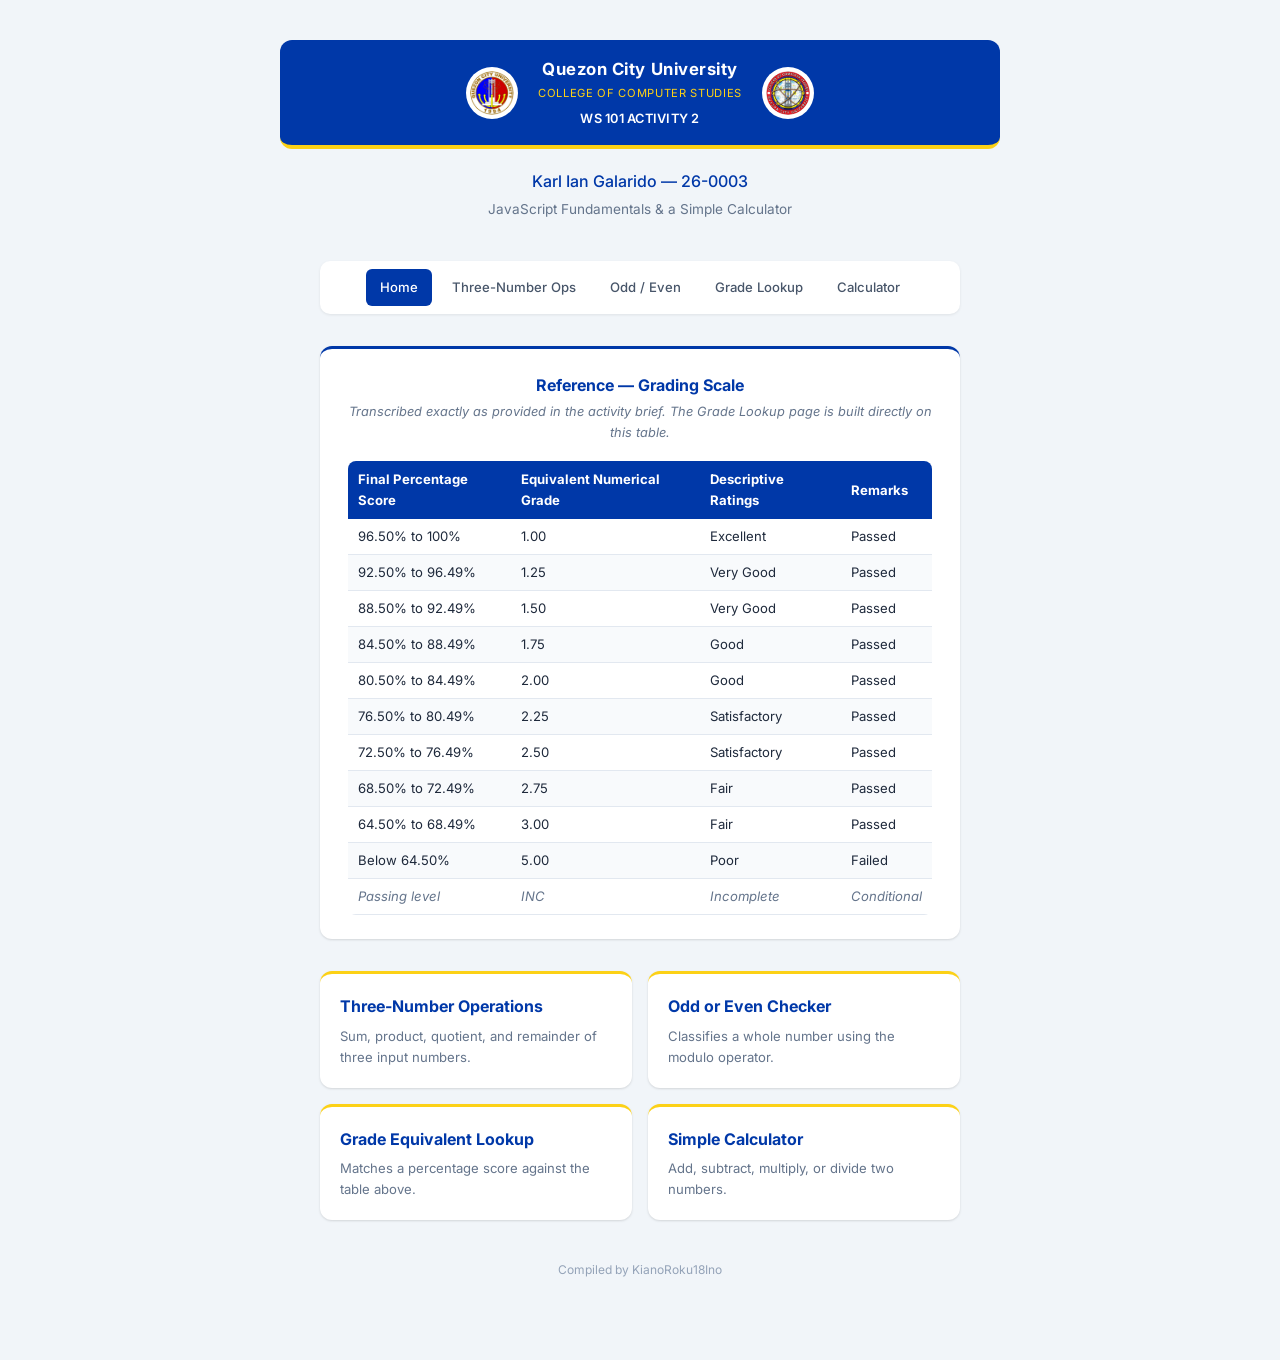
<file: index.html>
<!doctype html>
<!--
  index.html
  WS101 Activity 2 — JavaScript Fundamentals & a Simple Calculator.
  Karl Ian Ranay Galarido | BSIT-1D | Quezon City University

  This is my hub page, not a fifth task. My instructor clarified that
  items A, B, and C need to be separate files instead of sections on
  one page, so this file's actual job is just tying those four
  separate pages together — the reference table up top, then a link
  out to each task below it.

  I read this page top to bottom the same way it shows on screen:
  Letterhead -> my name -> nav -> reference table -> the four task links.
-->
<html lang="en">
<head>
  <meta charset="UTF-8">
  <!-- this line tells the browser to use the phone's real screen
     width instead of showing a zoomed-out desktop view first, same
     as I used on my portfolio page -->
  <meta name="viewport" content="width=device-width, initial-scale=1.0">
  <title>WS101 Activity 2 — Karl Ian Galarido</title>
  <meta name="description" content="Hub page for Karl Ian Galarido's WS101 Activity 2 — JavaScript fundamentals and a simple calculator, Quezon City University.">

  <link rel="preconnect" href="https://fonts.googleapis.com">
  <link href="https://fonts.googleapis.com/css2?family=Inter:wght@400;500;600&family=JetBrains+Mono:wght@400;500&display=swap" rel="stylesheet">

  <!-- linking my one shared stylesheet, same file every page on this
     site uses -->
  <link rel="stylesheet" href="260003GalaridoActivity2Style.css">
</head>
<body>

  <!-- ===== LETTERHEAD — my stand-in for the QCU letterhead at the
     top of the actual brief PDF: seal, university name, college,
     activity title, second seal. Same real seal image files I used
     on my portfolio, just used here to identify the document instead
     of me. ===== -->
  <header class="letterhead">
    <img src="assets/images/qcu-seal.webp" alt="Quezon City University seal">
    <div class="title">
      <h1>Quezon City University</h1>
      <p>College of Computer Studies</p>
      <p class="activity-name">WS 101 Activity 2</p>
    </div>
    <img src="assets/images/ccs-seal.jpg" alt="College of Computer Studies seal">
  </header>

  <!-- ===== PAGE HEADER — my name and student number, separate from
     the letterhead above since this part identifies me, not QCU ===== -->
  <header class="page-header">
    <h2>Karl Ian Galarido — 26-0003</h2>
    <p>JavaScript Fundamentals &amp; a Simple Calculator</p>
  </header>

  <!-- ===== SITE NAV — the same five links appear on every page; I
     mark whichever one matches the current file with class="current"
     by hand, since a plain static site has no way to detect that on
     its own. This page is Home, so that's the one marked here. ===== -->
  <nav class="site-nav" aria-label="Activity pages">
    <a href="index.html" class="current" aria-current="page">Home</a>
    <a href="260003GalaridoThreeNumberOps.html">Three-Number Ops</a>
    <a href="260003GalaridoOddEven.html">Odd / Even</a>
    <a href="260003GalaridoGradeEquivalent.html">Grade Lookup</a>
    <a href="260003GalaridoCalculator.html">Calculator</a>
  </nav>

  <main>

    <!-- ===== REFERENCE TABLE — the grading-scale table, typed in
       exactly as it appears in the activity brief. I put this up
       front on the hub page (not just on the Grade Lookup page)
       because I wanted it visible before anyone even opens a task,
       since it's the source everything in that one task is checked
       against. ===== -->
    <section class="reference-card" aria-labelledby="reference-heading">
      <h2 id="reference-heading">Reference — Grading Scale</h2>
      <p class="goal">Transcribed exactly as provided in the activity brief. The Grade Lookup page is built directly on this table.</p>

      <!-- I wrap the table in a scrolling div because I found out on
         my own phone that in portrait mode this table is wider than
         the screen — the div lets it scroll sideways inside its own
         card instead of spilling past the border. -->
      <div class="table-scroll">
        <!-- this IS a real table: score band, grade, rating, and
           remarks are genuinely four columns of the same data, which
           is exactly what <table> is for — same reasoning I used for
           my report-card tables on the portfolio page -->
        <table class="reference-table">
          <thead>
            <tr>
              <th>Final Percentage Score</th>
              <th>Equivalent Numerical Grade</th>
              <th>Descriptive Ratings</th>
              <th>Remarks</th>
            </tr>
          </thead>
          <tbody>
            <tr><td>96.50% to 100%</td><td>1.00</td><td>Excellent</td><td>Passed</td></tr>
            <tr><td>92.50% to 96.49%</td><td>1.25</td><td>Very Good</td><td>Passed</td></tr>
            <tr><td>88.50% to 92.49%</td><td>1.50</td><td>Very Good</td><td>Passed</td></tr>
            <tr><td>84.50% to 88.49%</td><td>1.75</td><td>Good</td><td>Passed</td></tr>
            <tr><td>80.50% to 84.49%</td><td>2.00</td><td>Good</td><td>Passed</td></tr>
            <tr><td>76.50% to 80.49%</td><td>2.25</td><td>Satisfactory</td><td>Passed</td></tr>
            <tr><td>72.50% to 76.49%</td><td>2.50</td><td>Satisfactory</td><td>Passed</td></tr>
            <tr><td>68.50% to 72.49%</td><td>2.75</td><td>Fair</td><td>Passed</td></tr>
            <tr><td>64.50% to 68.49%</td><td>3.00</td><td>Fair</td><td>Passed</td></tr>
            <tr><td>Below 64.50%</td><td>5.00</td><td>Poor</td><td>Failed</td></tr>
            <!-- this last row is a special case, not a percentage
               band — I left it in because the table should match the
               brief exactly, but it isn't reachable from my actual
               grade-lookup logic; I explain why on the Grade Lookup
               page itself -->
            <tr><td>Passing level</td><td>INC</td><td>Incomplete</td><td>Conditional</td></tr>
          </tbody>
        </table>
      </div>
    </section>

    <!-- ===== TASK LINKS — one card per separate page, since that's
       how the instructor wants A/B/C (and the calculator) submitted
       now. Each card is one big <a>, not a heading with a link inside
       it, so the whole card is clickable instead of just the title
       text. ===== -->
    <div class="link-grid">
      <a class="link-card" href="260003GalaridoThreeNumberOps.html">
        <h3>Three-Number Operations</h3>
        <p>Sum, product, quotient, and remainder of three input numbers.</p>
      </a>
      <a class="link-card" href="260003GalaridoOddEven.html">
        <h3>Odd or Even Checker</h3>
        <p>Classifies a whole number using the modulo operator.</p>
      </a>
      <a class="link-card" href="260003GalaridoGradeEquivalent.html">
        <h3>Grade Equivalent Lookup</h3>
        <p>Matches a percentage score against the table above.</p>
      </a>
      <a class="link-card" href="260003GalaridoCalculator.html">
        <h3>Simple Calculator</h3>
        <p>Add, subtract, multiply, or divide two numbers.</p>
      </a>
    </div>

  </main>

  <footer>Compiled by KianoRoku18Ino</footer>

</body>
</html>
</file>
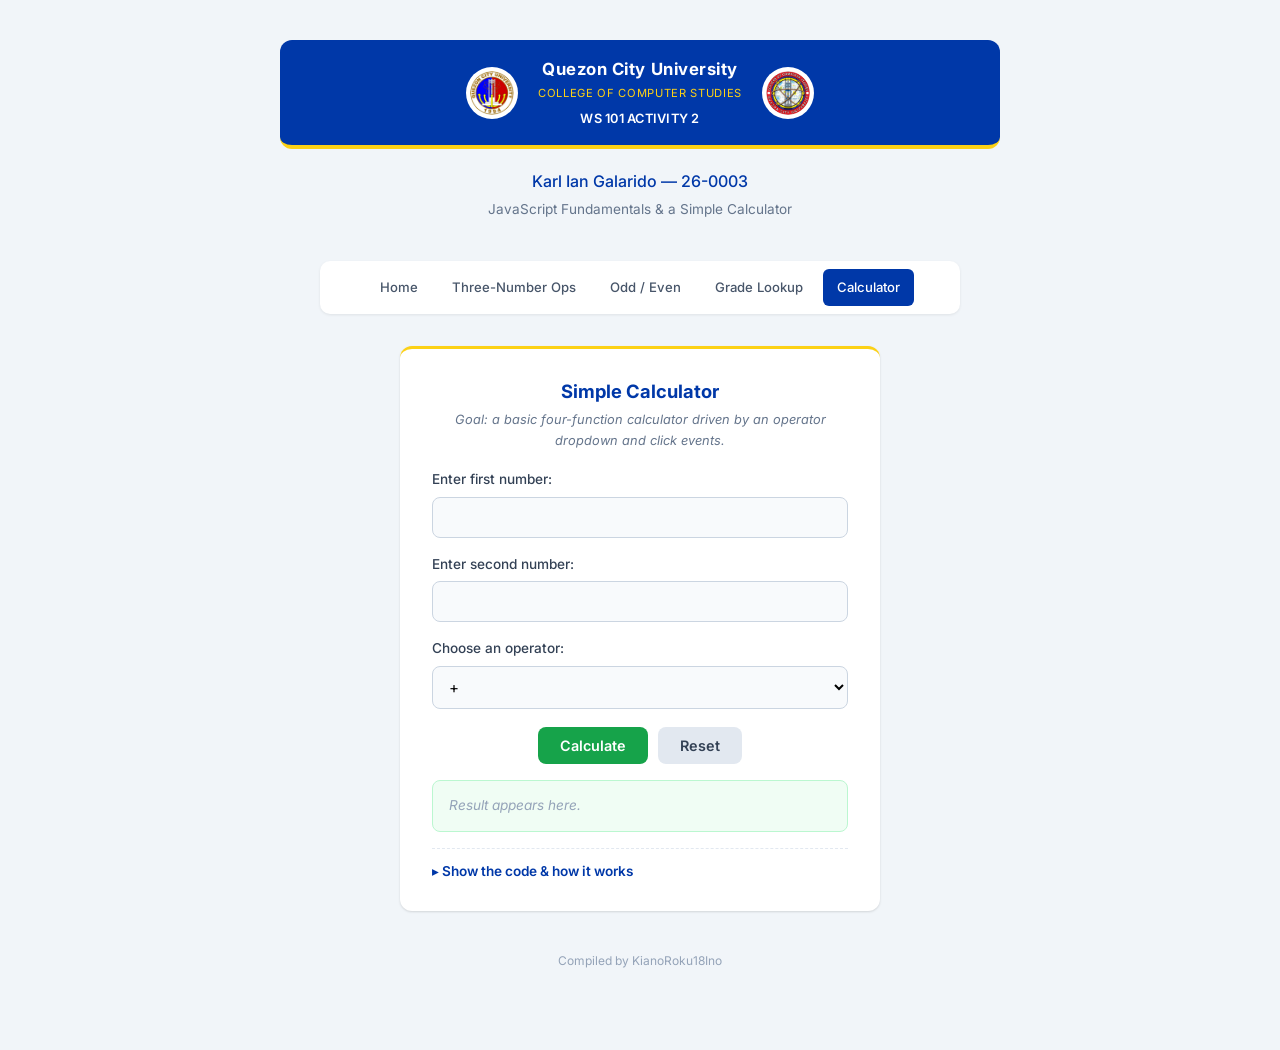
<file: 260003GalaridoCalculator.html>
<!doctype html>
<!--
  260003GalaridoCalculator.html
  WS101 Activity 2, Item 2 — Simple Calculator.
  Karl Ian Ranay Galarido | BSIT-1D | Quezon City University

  Item 2 of the activity — the brief showed an actual mockup for this
  one (first number, second number, operator dropdown, Calculate and
  Reset), so I matched that layout directly instead of designing my
  own from scratch. Logic is in 260003GalaridoCalculator.js.
-->
<html lang="en">
<head>
  <meta charset="UTF-8">
  <meta name="viewport" content="width=device-width, initial-scale=1.0">
  <title>Simple Calculator — WS101 Activity 2</title>
  <meta name="description" content="A basic four-function calculator — WS101 Activity 2, Item 2.">

  <link rel="preconnect" href="https://fonts.googleapis.com">
  <link href="https://fonts.googleapis.com/css2?family=Inter:wght@400;500;600&family=JetBrains+Mono:wght@400;500&display=swap" rel="stylesheet">

  <link rel="stylesheet" href="260003GalaridoActivity2Style.css">
</head>
<body>

  <header class="letterhead">
    <img src="assets/images/qcu-seal.webp" alt="Quezon City University seal">
    <div class="title">
      <h1>Quezon City University</h1>
      <p>College of Computer Studies</p>
      <p class="activity-name">WS 101 Activity 2</p>
    </div>
    <img src="assets/images/ccs-seal.jpg" alt="College of Computer Studies seal">
  </header>

  <header class="page-header">
    <h2>Karl Ian Galarido — 26-0003</h2>
    <p>JavaScript Fundamentals &amp; a Simple Calculator</p>
  </header>

  <nav class="site-nav" aria-label="Activity pages">
    <a href="index.html">Home</a>
    <a href="260003GalaridoThreeNumberOps.html">Three-Number Ops</a>
    <a href="260003GalaridoOddEven.html">Odd / Even</a>
    <a href="260003GalaridoGradeEquivalent.html">Grade Lookup</a>
    <a href="260003GalaridoCalculator.html" class="current" aria-current="page">Calculator</a>
  </nav>

  <main>
    <section class="task-card" aria-labelledby="calc-heading">
      <h2 id="calc-heading">Simple Calculator</h2>
      <p class="goal">Goal: a basic four-function calculator driven by an operator dropdown and click events.</p>

      <div class="field">
        <label for="calcFirst">Enter first number:</label>
        <input type="number" id="calcFirst" step="any">
      </div>
      <div class="field">
        <label for="calcSecond">Enter second number:</label>
        <input type="number" id="calcSecond" step="any">
      </div>
      <div class="field">
        <!-- each option's value is the literal operator symbol my JS
           reads directly — I don't need a separate lookup table just
           to turn a menu choice into an operator -->
        <label for="calcOperator">Choose an operator:</label>
        <select id="calcOperator">
          <option value="+">+</option>
          <option value="-">−</option>
          <option value="*">×</option>
          <option value="/">÷</option>
        </select>
      </div>

      <div class="btn-row">
        <button type="button" class="btn-primary" id="calcBtn">Calculate</button>
        <button type="button" class="btn-secondary" id="resetBtn">Reset</button>
      </div>

      <div class="result" id="calcResult" aria-live="polite"></div>

      <details class="how-it-works">
        <summary>Show the code &amp; how it works</summary>
        <p class="logic-note">
          The dropdown's value is the operator symbol itself, so a single
          <code>switch</code> statement picks the matching branch — no if/else chain
          needed. Division checks for zero first, since that's the one case with no
          numeric answer.
        </p>
        <pre class="codeblock">function calculate(first, second, operator) {
  switch (operator) {
    case "+": return first + second;
    case "-": return first - second;
    case "*": return first * second;
    case "/":
      if (second === 0) return "Undefined (division by zero)";
      return first / second;
  }
}</pre>
      </details>
    </section>
  </main>

  <footer>Compiled by KianoRoku18Ino</footer>

  <script src="260003GalaridoCalculator.js"></script>
</body>
</html>
</file>
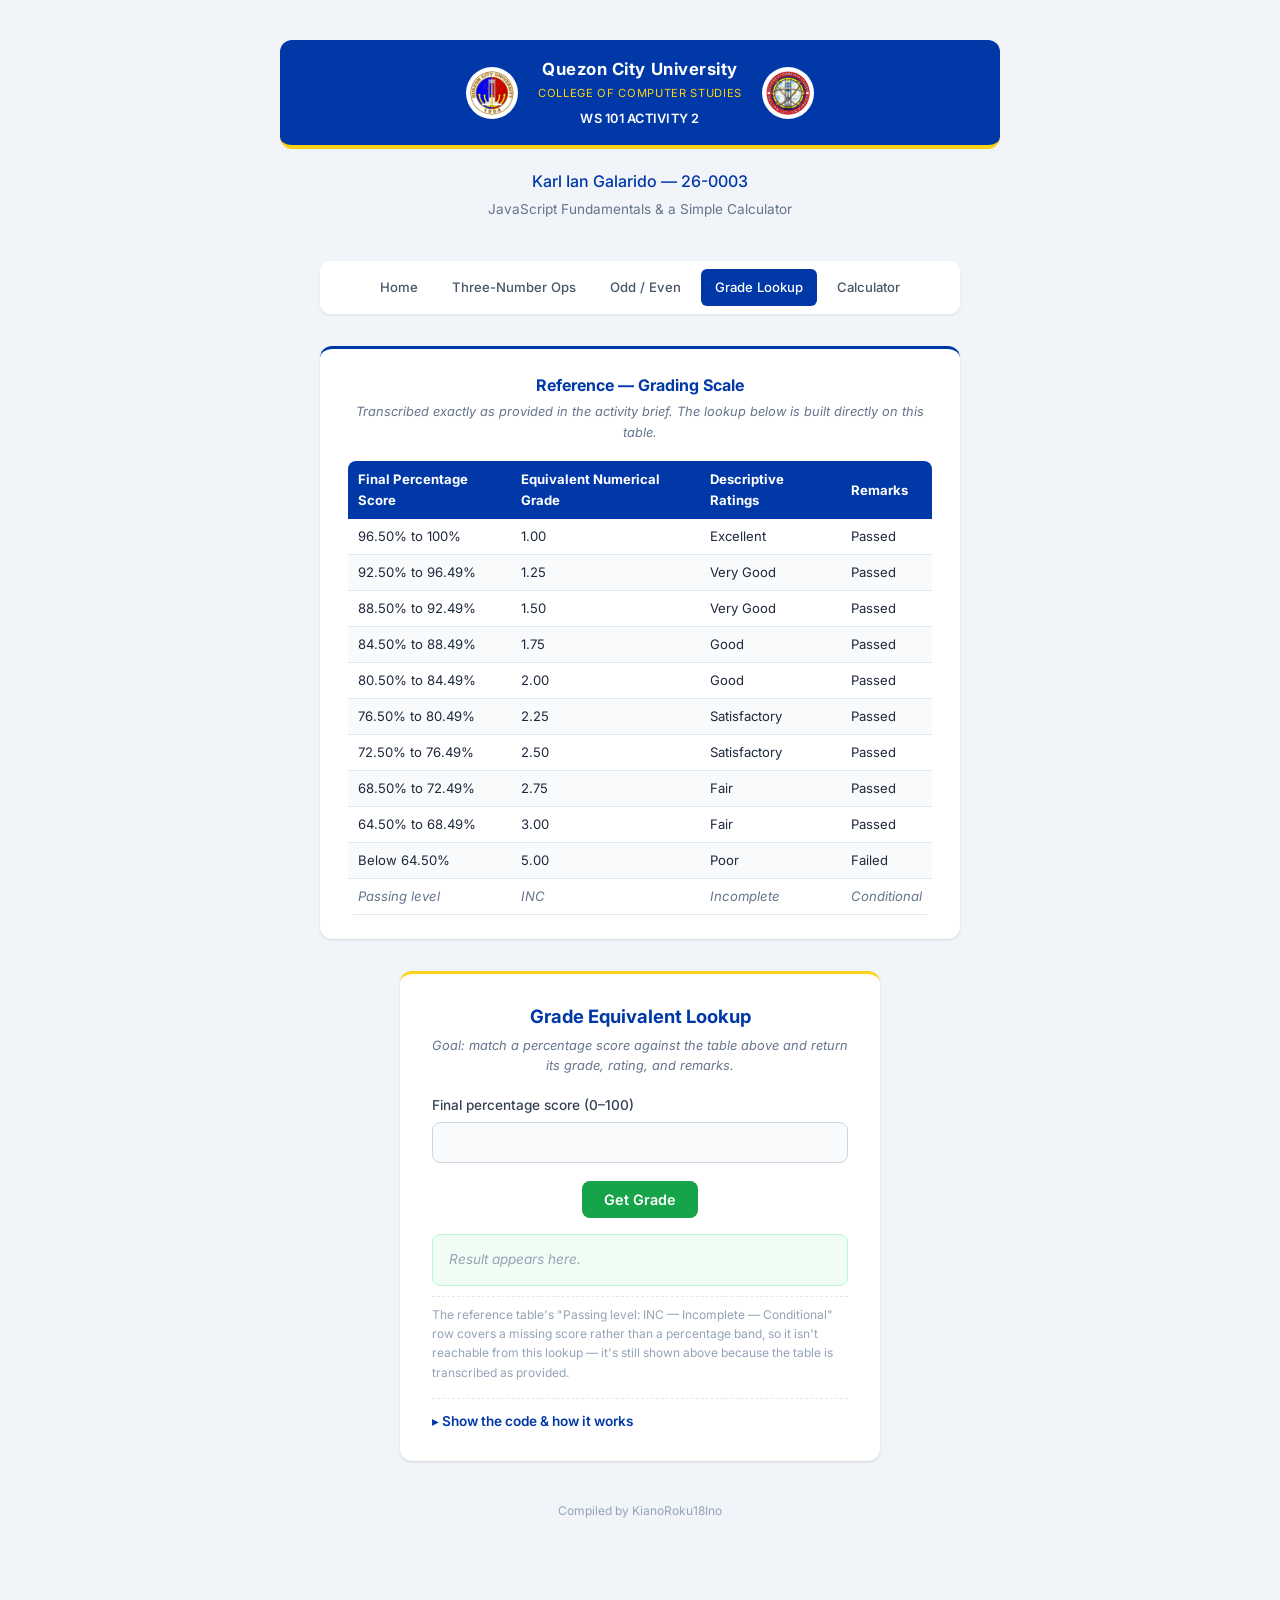
<file: 260003GalaridoGradeEquivalent.html>
<!doctype html>
<!--
  260003GalaridoGradeEquivalent.html
  WS101 Activity 2, Item C — Grade Equivalent Lookup.
  Karl Ian Ranay Galarido | BSIT-1D | Quezon City University

  Item C of the activity. This is the one page that actually needs the
  grading-scale table to make sense, so I kept a copy of it here too,
  not just on the hub page. Lookup logic is in
  260003GalaridoGradeEquivalent.js.
-->
<html lang="en">
<head>
  <meta charset="UTF-8">
  <meta name="viewport" content="width=device-width, initial-scale=1.0">
  <title>Grade Equivalent Lookup — WS101 Activity 2</title>
  <meta name="description" content="Looks up numerical grade, rating, and remarks for a percentage score — WS101 Activity 2, Item C.">

  <link rel="preconnect" href="https://fonts.googleapis.com">
  <link href="https://fonts.googleapis.com/css2?family=Inter:wght@400;500;600&family=JetBrains+Mono:wght@400;500&display=swap" rel="stylesheet">

  <link rel="stylesheet" href="260003GalaridoActivity2Style.css">
</head>
<body>

  <header class="letterhead">
    <img src="assets/images/qcu-seal.webp" alt="Quezon City University seal">
    <div class="title">
      <h1>Quezon City University</h1>
      <p>College of Computer Studies</p>
      <p class="activity-name">WS 101 Activity 2</p>
    </div>
    <img src="assets/images/ccs-seal.jpg" alt="College of Computer Studies seal">
  </header>

  <header class="page-header">
    <h2>Karl Ian Galarido — 26-0003</h2>
    <p>JavaScript Fundamentals &amp; a Simple Calculator</p>
  </header>

  <nav class="site-nav" aria-label="Activity pages">
    <a href="index.html">Home</a>
    <a href="260003GalaridoThreeNumberOps.html">Three-Number Ops</a>
    <a href="260003GalaridoOddEven.html">Odd / Even</a>
    <a href="260003GalaridoGradeEquivalent.html" class="current" aria-current="page">Grade Lookup</a>
    <a href="260003GalaridoCalculator.html">Calculator</a>
  </nav>

  <main>

    <!-- same reference table as my hub page, typed in the same way —
       I duplicated it here on purpose instead of only linking back to
       Home, since this is the one page where it's actually doing
       work, not just sitting there for context -->
    <section class="reference-card" aria-labelledby="reference-heading">
      <h2 id="reference-heading">Reference — Grading Scale</h2>
      <p class="goal">Transcribed exactly as provided in the activity brief. The lookup below is built directly on this table.</p>

      <div class="table-scroll">
        <table class="reference-table">
          <thead>
            <tr>
              <th>Final Percentage Score</th>
              <th>Equivalent Numerical Grade</th>
              <th>Descriptive Ratings</th>
              <th>Remarks</th>
            </tr>
          </thead>
          <tbody>
            <tr><td>96.50% to 100%</td><td>1.00</td><td>Excellent</td><td>Passed</td></tr>
            <tr><td>92.50% to 96.49%</td><td>1.25</td><td>Very Good</td><td>Passed</td></tr>
            <tr><td>88.50% to 92.49%</td><td>1.50</td><td>Very Good</td><td>Passed</td></tr>
            <tr><td>84.50% to 88.49%</td><td>1.75</td><td>Good</td><td>Passed</td></tr>
            <tr><td>80.50% to 84.49%</td><td>2.00</td><td>Good</td><td>Passed</td></tr>
            <tr><td>76.50% to 80.49%</td><td>2.25</td><td>Satisfactory</td><td>Passed</td></tr>
            <tr><td>72.50% to 76.49%</td><td>2.50</td><td>Satisfactory</td><td>Passed</td></tr>
            <tr><td>68.50% to 72.49%</td><td>2.75</td><td>Fair</td><td>Passed</td></tr>
            <tr><td>64.50% to 68.49%</td><td>3.00</td><td>Fair</td><td>Passed</td></tr>
            <tr><td>Below 64.50%</td><td>5.00</td><td>Poor</td><td>Failed</td></tr>
            <tr><td>Passing level</td><td>INC</td><td>Incomplete</td><td>Conditional</td></tr>
          </tbody>
        </table>
      </div>
    </section>

    <section class="task-card" aria-labelledby="grade-heading">
      <h2 id="grade-heading">Grade Equivalent Lookup</h2>
      <p class="goal">Goal: match a percentage score against the table above and return its grade, rating, and remarks.</p>

      <!-- min/max keep the number spinner between 0 and 100, but I
         still check the range myself in JS since a typed value can
         ignore those attributes entirely -->
      <div class="field">
        <label for="gradeInput">Final percentage score (0–100)</label>
        <input type="number" id="gradeInput" min="0" max="100" step="0.01">
      </div>

      <div class="btn-row">
        <button type="button" class="btn-primary" id="gradeBtn">Get Grade</button>
      </div>

      <div class="result" id="gradeResult" aria-live="polite"></div>

      <!-- I noticed the brief's table has an "INC" row that isn't a
         percentage range at all — it's for a missing score. My lookup
         can't reach it from a number input, so instead of quietly
         dropping it I'm explaining that choice here -->
      <p class="assumption">
        The reference table's "Passing level: INC — Incomplete — Conditional" row covers
        a missing score rather than a percentage band, so it isn't reachable from this
        lookup — it's still shown above because the table is transcribed as provided.
      </p>

      <details class="how-it-works">
        <summary>Show the code &amp; how it works</summary>
        <p class="logic-note">
          The table above lives in code as an array, ordered highest score-band first.
          <code>Array.find()</code> walks it top to bottom and stops at the first row
          the score still qualifies for — since the array is sorted, that's always the
          correct band.
        </p>
        <pre class="codeblock">const GRADE_TABLE = [
  { min: 96.50, grade: 1.00, rating: "Excellent", remarks: "Passed" },
  { min: 92.50, grade: 1.25, rating: "Very Good", remarks: "Passed" },
  // ...the rest of the table, same order as above...
  { min: -Infinity, grade: 5.00, rating: "Poor", remarks: "Failed" },
];

function getGradeEquivalent(score) {
  return GRADE_TABLE.find((row) => score >= row.min);
}</pre>
      </details>
    </section>

  </main>

  <footer>Compiled by KianoRoku18Ino</footer>

  <script src="260003GalaridoGradeEquivalent.js"></script>
</body>
</html>
</file>
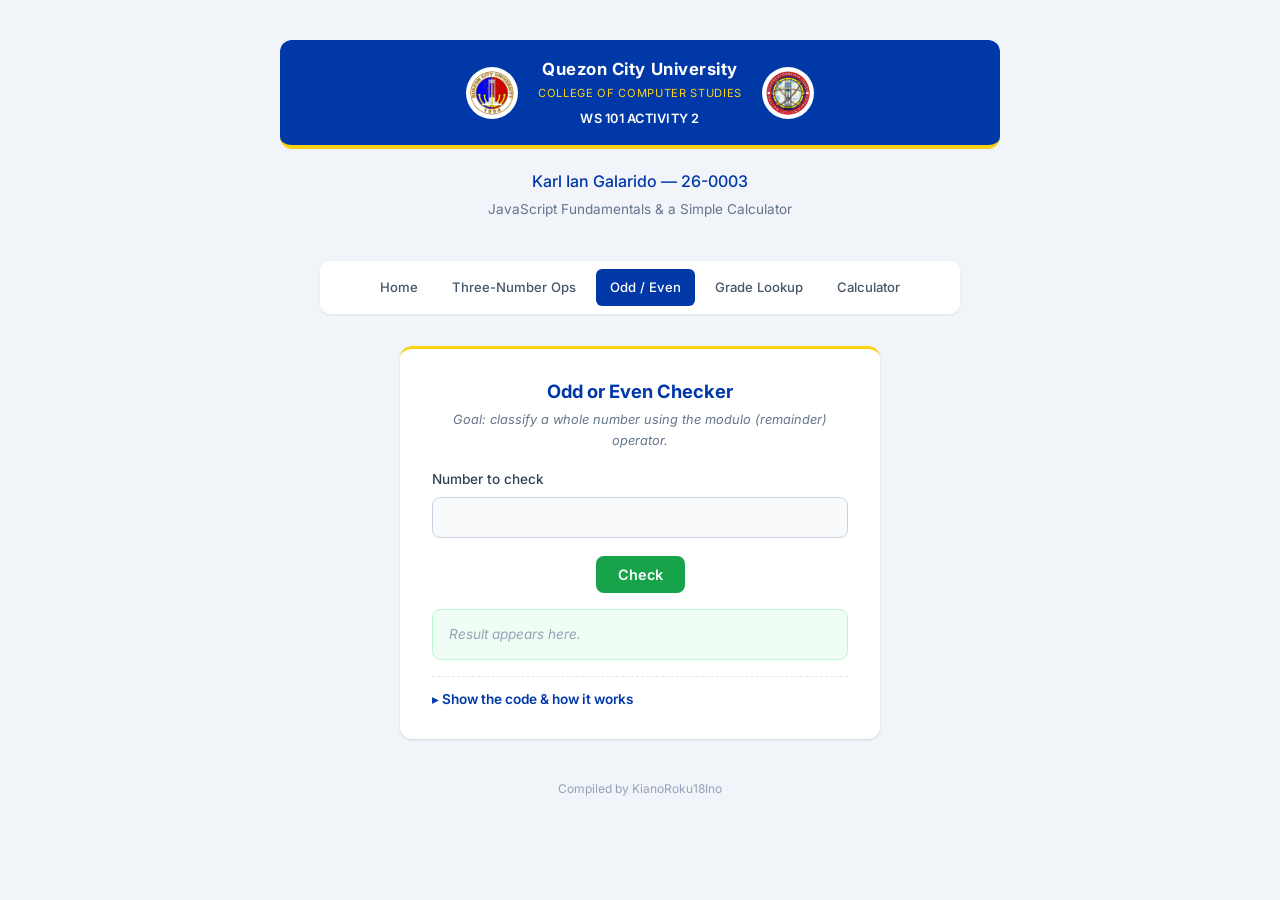
<file: 260003GalaridoOddEven.html>
<!doctype html>
<!--
  260003GalaridoOddEven.html
  WS101 Activity 2, Item B — Odd or Even Checker.
  Karl Ian Ranay Galarido | BSIT-1D | Quezon City University

  The smallest of my four pages — one input, one check. Item B of the
  activity, its own file for the same reason as the others. Logic is
  in 260003GalaridoOddEven.js.
-->
<html lang="en">
<head>
  <meta charset="UTF-8">
  <meta name="viewport" content="width=device-width, initial-scale=1.0">
  <title>Odd or Even Checker — WS101 Activity 2</title>
  <meta name="description" content="Checks whether an input integer is odd or even — WS101 Activity 2, Item B.">

  <link rel="preconnect" href="https://fonts.googleapis.com">
  <link href="https://fonts.googleapis.com/css2?family=Inter:wght@400;500;600&family=JetBrains+Mono:wght@400;500&display=swap" rel="stylesheet">

  <link rel="stylesheet" href="260003GalaridoActivity2Style.css">
</head>
<body>

  <header class="letterhead">
    <img src="assets/images/qcu-seal.webp" alt="Quezon City University seal">
    <div class="title">
      <h1>Quezon City University</h1>
      <p>College of Computer Studies</p>
      <p class="activity-name">WS 101 Activity 2</p>
    </div>
    <img src="assets/images/ccs-seal.jpg" alt="College of Computer Studies seal">
  </header>

  <header class="page-header">
    <h2>Karl Ian Galarido — 26-0003</h2>
    <p>JavaScript Fundamentals &amp; a Simple Calculator</p>
  </header>

  <nav class="site-nav" aria-label="Activity pages">
    <a href="index.html">Home</a>
    <a href="260003GalaridoThreeNumberOps.html">Three-Number Ops</a>
    <a href="260003GalaridoOddEven.html" class="current" aria-current="page">Odd / Even</a>
    <a href="260003GalaridoGradeEquivalent.html">Grade Lookup</a>
    <a href="260003GalaridoCalculator.html">Calculator</a>
  </nav>

  <main>
    <section class="task-card" aria-labelledby="oddeven-heading">
      <h2 id="oddeven-heading">Odd or Even Checker</h2>
      <p class="goal">Goal: classify a whole number using the modulo (remainder) operator.</p>

      <!-- step="1" restricts the number spinner to whole numbers —
         doesn't stop someone from typing a decimal manually, so my JS
         still checks for that itself before answering -->
      <div class="field">
        <label for="oddEvenInput">Number to check</label>
        <input type="number" id="oddEvenInput" step="1">
      </div>

      <div class="btn-row">
        <button type="button" class="btn-primary" id="oddEvenBtn">Check</button>
      </div>

      <div class="result" id="oddEvenResult" aria-live="polite"></div>

      <details class="how-it-works">
        <summary>Show the code &amp; how it works</summary>
        <p class="logic-note">
          Dividing any even number by 2 leaves no remainder; any odd number leaves a
          remainder of 1 (or −1). Checking that remainder is the entire test.
        </p>
        <pre class="codeblock">function isEvenNumber(n) {
  return n % 2 === 0;
}</pre>
      </details>
    </section>
  </main>

  <footer>Compiled by KianoRoku18Ino</footer>

  <script src="260003GalaridoOddEven.js"></script>
</body>
</html>
</file>
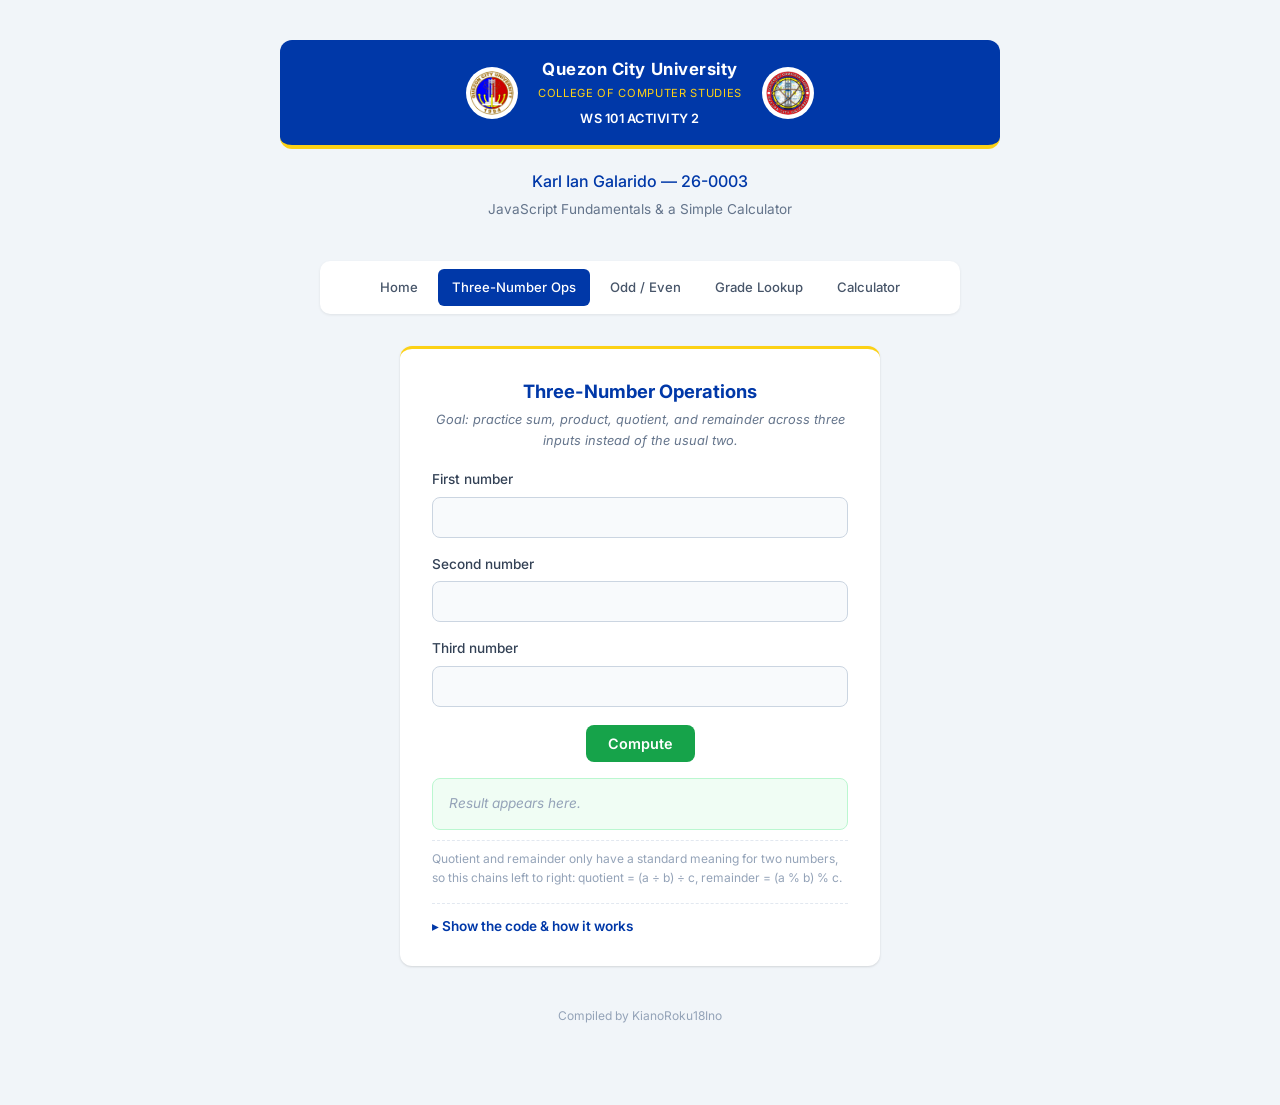
<file: 260003GalaridoThreeNumberOps.html>
<!doctype html>
<!--
  260003GalaridoThreeNumberOps.html
  WS101 Activity 2, Item A — Sum, Product, Quotient, Remainder.
  Karl Ian Ranay Galarido | BSIT-1D | Quezon City University

  This page only does one thing: take three numbers and run four
  operations across them. It's item A of the activity, now its own
  file since the instructor asked for A/B/C separately instead of on
  one page. The actual math lives in 260003GalaridoThreeNumberOps.js,
  linked at the bottom — nothing here is inline.
-->
<html lang="en">
<head>
  <meta charset="UTF-8">
  <meta name="viewport" content="width=device-width, initial-scale=1.0">
  <title>Three-Number Operations — WS101 Activity 2</title>
  <meta name="description" content="Sum, product, quotient, and remainder of three input numbers — WS101 Activity 2, Item A.">

  <link rel="preconnect" href="https://fonts.googleapis.com">
  <link href="https://fonts.googleapis.com/css2?family=Inter:wght@400;500;600&family=JetBrains+Mono:wght@400;500&display=swap" rel="stylesheet">

  <link rel="stylesheet" href="260003GalaridoActivity2Style.css">
</head>
<body>

  <header class="letterhead">
    <img src="assets/images/qcu-seal.webp" alt="Quezon City University seal">
    <div class="title">
      <h1>Quezon City University</h1>
      <p>College of Computer Studies</p>
      <p class="activity-name">WS 101 Activity 2</p>
    </div>
    <img src="assets/images/ccs-seal.jpg" alt="College of Computer Studies seal">
  </header>

  <header class="page-header">
    <h2>Karl Ian Galarido — 26-0003</h2>
    <p>JavaScript Fundamentals &amp; a Simple Calculator</p>
  </header>

  <!-- this is the Three-Number Ops page, so that's the link I mark
     current — same five links as every other page on this site -->
  <nav class="site-nav" aria-label="Activity pages">
    <a href="index.html">Home</a>
    <a href="260003GalaridoThreeNumberOps.html" class="current" aria-current="page">Three-Number Ops</a>
    <a href="260003GalaridoOddEven.html">Odd / Even</a>
    <a href="260003GalaridoGradeEquivalent.html">Grade Lookup</a>
    <a href="260003GalaridoCalculator.html">Calculator</a>
  </nav>

  <main>
    <section class="task-card" aria-labelledby="ops-heading">
      <h2 id="ops-heading">Three-Number Operations</h2>
      <p class="goal">Goal: practice sum, product, quotient, and remainder across three inputs instead of the usual two.</p>

      <!-- three plain number fields, one per input the brief asks for -->
      <div class="field">
        <label for="opsInputA">First number</label>
        <input type="number" id="opsInputA" step="any">
      </div>
      <div class="field">
        <label for="opsInputB">Second number</label>
        <input type="number" id="opsInputB" step="any">
      </div>
      <div class="field">
        <label for="opsInputC">Third number</label>
        <input type="number" id="opsInputC" step="any">
      </div>

      <div class="btn-row">
        <button type="button" class="btn-primary" id="opsBtn">Compute</button>
      </div>

      <!-- my JS writes the four results into this empty div — I kept
         it empty on purpose instead of hardcoding placeholder text
         here, since my CSS's :empty selector already shows a
         "Result appears here" message until then -->
      <div class="result" id="opsResult" aria-live="polite"></div>

      <!-- sum and product of three numbers are obvious, but quotient
         and remainder aren't — division only really means anything
         for TWO numbers, so I had to decide how to handle a third one
         myself and I'm stating that choice here instead of hiding it -->
      <p class="assumption">
        Quotient and remainder only have a standard meaning for two numbers, so this
        chains left to right: quotient = (a ÷ b) ÷ c, remainder = (a % b) % c.
      </p>

      <!-- closed by default — this is here so my instructor (or me,
         during defense) can see the actual function without leaving
         the page to open the .js file separately -->
      <details class="how-it-works">
        <summary>Show the code &amp; how it works</summary>
        <p class="logic-note">
          Reads the three numbers, then runs each operator across all three in turn.
          Sum and product are unambiguous (a+b+c, a×b×c); quotient and remainder are
          chained left to right, matching the note above.
        </p>
        <pre class="codeblock">function computeThreeNumberOps(a, b, c) {
  const sum = a + b + c;
  const product = a * b * c;
  const quotient = a / b / c;    // (a / b) / c
  const remainder = (a % b) % c; // (a % b) % c
  return { sum, product, quotient, remainder };
}</pre>
      </details>
    </section>
  </main>

  <footer>Compiled by KianoRoku18Ino</footer>

  <script src="260003GalaridoThreeNumberOps.js"></script>
</body>
</html>
</file>
<file: 260003GalaridoActivity2Style.css>
/* ============================================================
   260003GalaridoActivity2Style.css
   WS101 Activity 2 — JavaScript Fundamentals + Simple Calculator
   Karl Ian Ranay Galarido | BSIT-1D | Quezon City University

   One shared stylesheet for all five pages (the hub and the four task
   pages), so I only have one file to edit when I want to change how
   the whole submission looks. Each page's own HTML only adds the
   content that's actually unique to it.

   The card interiors match the "Simple Calculator" mockup from the
   brief on purpose — light background, green action buttons. The
   letterhead and accents around them use QCU's own navy/gold/red,
   the same colors as the activity brief's own header and my portfolio
   site, but I built this layout fresh instead of copying the
   portfolio's CSS wholesale, since a form-heavy tool page and a
   personal bio page aren't the same kind of layout.
   ============================================================ */

/* 1. DESIGN TOKENS
   Keeping the QCU colors here in one place, the same idea as I used
   in my portfolio's --red/--navy/--gold variables — if I ever want to
   adjust the exact shade, I only change it once instead of hunting
   through every rule below. */
:root {
  --qcu-navy: #0038a8;
  --qcu-gold: #fcd116;
  --qcu-red: #ce1126;
}

/* 2. RESET & BASE */
* {
  /* padding and border count INSIDE an element's declared width
     instead of adding to it — without this, my input fields and
     cards would keep overflowing their own containers every time I
     added padding or a border. */
  box-sizing: border-box;
}

body {
  margin: 0;
  background: #f1f5f9;
  color: #1e293b;
  font-family: "Inter", system-ui, sans-serif;
  line-height: 1.6;
  padding: 40px 20px 80px;
}

/* 3. LETTERHEAD
   This is my stand-in for the QCU letterhead at the top of the actual
   brief PDF — seal, university name, "College of Computer Studies,"
   activity title — instead of the personal badge strip I used on my
   portfolio. It's the same seal images, just used for a different
   purpose here: identifying the document, not identifying me. */
.letterhead {
  max-width: 720px;
  margin: 0 auto 20px;
  background: var(--qcu-navy);
  color: #ffffff;
  border-radius: 12px;
  border-bottom: 4px solid var(--qcu-gold); /* the gold line is my one QCU-palette accent that isn't navy */
  padding: 16px 24px;
  display: flex;
  align-items: center;
  justify-content: center;
  gap: 20px;
}

.letterhead img {
  height: 52px;
  width: 52px;
  object-fit: contain; /* keeps the seal's own aspect ratio instead of squishing it into a square */
  background: #ffffff; /* both seal files have white space around the crest, so a white circle behind them reads cleanly on the navy */
  border-radius: 50%;
  padding: 4px;
  flex-shrink: 0; /* stops the seals from getting squeezed if the title text ever wraps to two lines */
}

.letterhead .title {
  text-align: center;
}

.letterhead .title h1 {
  margin: 0;
  font-size: 1.05rem;
  letter-spacing: 0.03em;
  font-weight: 700;
}

.letterhead .title p {
  margin: 2px 0 0;
  font-size: 0.7rem;
  color: var(--qcu-gold);
  text-transform: uppercase;
  letter-spacing: 0.06em;
}

.letterhead .title .activity-name {
  margin-top: 6px;
  font-size: 0.8rem;
  color: #ffffff;
  font-weight: 600;
  letter-spacing: 0.02em;
}

/* 4. PAGE HEADER
   My name and student number, plus the activity's one-line
   description — separate from the letterhead above because that part
   identifies me specifically, not the institution. */
.page-header {
  max-width: 720px;
  margin: 0 auto 40px;
  text-align: center;
}

.page-header h2 {
  font-size: 1rem;
  font-weight: 500;
  color: var(--qcu-navy);
  margin-bottom: 4px;
}

.page-header p {
  color: #64748b;
  font-size: 0.85rem;
  margin: 0;
}

/* 5. SITE NAV
   The link bar between my five pages. This is a plain static site with
   no shared template system, so I can't "include" one nav file on
   every page — I paste the same five links onto every page by hand,
   and just change which one has class="current" on that particular
   page. It's repetitive to write, but it's the honest way to do
   navigation on a project that's only allowed to be HTML/CSS/JS. */
.site-nav {
  max-width: 640px;
  margin: 0 auto 32px;
  display: flex;
  flex-wrap: wrap; /* lets the five links drop to a second row instead of overflowing on a narrow phone */
  justify-content: center;
  gap: 6px;
  background: #ffffff;
  border-radius: 10px;
  padding: 8px;
  box-shadow: 0 1px 3px rgba(0, 0, 0, 0.08);
}

.site-nav a {
  text-decoration: none;
  color: #475569;
  font-size: 0.82rem;
  font-weight: 500;
  padding: 8px 14px;
  border-radius: 6px;
}

.site-nav a:hover {
  background: #f1f5f9;
}

.site-nav a.current {
  /* this is how I show "you are here" — a plain color swap, no JS
     needed, since I already know which page each file is when I'm
     writing it */
  background: var(--qcu-navy);
  color: #ffffff;
}

/* 6. TASK CARD
   Every task page (three-number ops, odd/even, grade lookup,
   calculator) wraps its actual tool in one of these. Same shell,
   different content inside — I wanted flipping between pages to feel
   like one connected submission, not four unrelated pages that happen
   to share a font. */
.task-card {
  max-width: 480px;
  margin: 0 auto 32px;
  background: #ffffff;
  border-radius: 12px;
  border-top: 3px solid var(--qcu-gold); /* the gold accent stripe is the same idea on every card, so my eye recognizes "this is a task" at a glance */
  box-shadow: 0 1px 3px rgba(0, 0, 0, 0.08), 0 1px 2px rgba(0, 0, 0, 0.06);
  padding: 28px 32px;
}

.task-card h2 {
  font-size: 1.15rem;
  margin: 0 0 4px;
  text-align: center;
  color: var(--qcu-navy);
}

/* my one-line "what this is for" statement under each heading — I
   used to show "1a." and "5 pts" here instead, but that told a reader
   nothing about what the tool actually does, so I swapped it for a
   plain-English goal instead. */
.task-card .goal {
  text-align: center;
  font-size: 0.8rem;
  font-style: italic;
  color: #64748b;
  margin: 0 0 18px;
}

/* 7. FORM FIELDS
   Every number input and the calculator's dropdown share this look,
   so I only had to get the focus/border/spacing right once. */
.field {
  margin-bottom: 16px;
}

.field label {
  display: block;
  font-size: 0.85rem;
  font-weight: 500;
  color: #334155;
  margin-bottom: 6px;
}

.field input[type="number"],
.field select {
  width: 100%;
  padding: 10px 12px;
  border: 1px solid #cbd5e1;
  border-radius: 8px;
  font-size: 0.95rem;
  font-family: inherit; /* without this, number inputs fall back to the browser's default form-control font instead of matching my body text */
  background: #f8fafc;
}

.field input[type="number"]:focus,
.field select:focus {
  outline: none; /* removing the default outline is only safe because I'm replacing it with my own visible focus state below, not deleting it outright */
  border-color: #16a34a;
  background: #ffffff;
}

/* 8. BUTTONS
   Green for my primary action on every card, matching the "Calculate"
   and "Reset" buttons the brief itself showed in its mockup — I kept
   that color choice instead of switching to my own QCU palette here,
   since it's directly copying what the instructor asked for. */
.btn-row {
  display: flex;
  gap: 10px;
  justify-content: center;
  margin: 18px 0 4px;
}

button {
  border: none;
  border-radius: 8px;
  padding: 10px 22px;
  font-size: 0.9rem;
  font-weight: 600;
  cursor: pointer;
  font-family: inherit;
}

.btn-primary {
  background: #16a34a;
  color: #ffffff;
}

.btn-primary:hover {
  background: #15803d;
}

.btn-secondary {
  /* the Reset button only exists on the calculator, styled quieter on
     purpose so it doesn't compete with Calculate for attention */
  background: #e2e8f0;
  color: #334155;
}

.btn-secondary:hover {
  background: #cbd5e1;
}

/* 9. RESULT DISPLAY
   Where every task writes its answer. aria-live="polite" is set on
   this element over in the HTML, not here — but it's worth noting
   next to the CSS that made me the color choice: a screen reader
   announces whatever lands in this box automatically, without the
   page reloading or focus jumping anywhere. */
.result {
  margin-top: 16px;
  padding: 14px 16px;
  background: #f0fdf4;
  border: 1px solid #bbf7d0;
  border-radius: 8px;
  font-family: "JetBrains Mono", monospace; /* monospace so columns of numbers in the three-number-ops result line up evenly */
  font-size: 0.85rem;
  color: #166534;
  min-height: 20px; /* reserves space even before there's a result, so the layout doesn't jump the first time someone clicks a button */
  white-space: pre-line; /* lets my \n line breaks in the JS result strings actually render as line breaks instead of collapsing to one line */
}

.result:empty::before {
  /* a placeholder message that only shows up when the box is
     genuinely empty — this disappears on its own the moment textContent
     is set in JS, no extra class-toggling needed on my end */
  content: "Result appears here.";
  color: #94a3b8;
  font-family: "Inter", sans-serif;
  font-style: italic;
}

/* 10. ASSUMPTION NOTE
   Small print under a couple of the tasks, explaining a judgment call
   I made where the brief itself was ambiguous — like how "remainder
   and quotient of 3 numbers" doesn't have one obvious meaning. I'd
   rather state my assumption in the open than have a reader guess at
   my reasoning from the code alone. */
.assumption {
  font-size: 0.75rem;
  color: #94a3b8;
  margin-top: 10px;
  border-top: 1px dashed #e2e8f0;
  padding-top: 8px;
}

/* 11. "HOW IT WORKS" CODE WALKTHROUGH
   A collapsible box under every task — closed by default so it
   doesn't take up space, but there if someone (my instructor, or
   future me during defense) wants to see the actual function without
   opening the .js file separately. */
.how-it-works {
  margin-top: 16px;
  border-top: 1px dashed #e2e8f0;
  padding-top: 12px;
}

.how-it-works summary {
  cursor: pointer;
  font-size: 0.85rem;
  font-weight: 600;
  color: var(--qcu-navy);
  list-style: none; /* hides the marker Firefox draws automatically, since I'm drawing my own ▸/▾ below instead */
}

.how-it-works summary::-webkit-details-marker {
  /* same idea as list-style: none above, but for the Chrome/Safari
     disclosure triangle specifically — it needs its own rule because
     it isn't a normal list marker */
  display: none;
}

.how-it-works summary::before {
  content: "▸ ";
}

.how-it-works[open] summary::before {
  /* [open] is an actual HTML attribute the browser adds by itself the
     moment a reader clicks the summary — I'm not toggling this with
     any JavaScript, just reacting to it in CSS */
  content: "▾ ";
}

.how-it-works .logic-note {
  font-size: 0.82rem;
  color: #475569;
  margin: 10px 0;
}

.how-it-works .codeblock {
  /* dark background on purpose, even though the rest of the page is
     light — it makes the code visually read as "this is a quoted
     source snippet," the same contrast trick code editors use */
  background: #0b1426;
  color: #e2e8f0;
  border-radius: 8px;
  padding: 14px 16px;
  overflow-x: auto; /* a long line of code scrolls sideways inside its own box instead of forcing the whole page wider */
  font-family: "JetBrains Mono", monospace;
  font-size: 0.78rem;
  white-space: pre; /* keeps my indentation exactly as written in the string, instead of collapsing it like normal HTML text does */
  margin: 0;
}

/* 12. REFERENCE TABLE
   The grading-scale table, typed in exactly as it appears in the
   activity brief. It shows up on my hub page and again on the Grade
   Equivalent page specifically, since that's the one page whose logic
   is actually built on it — I wanted whoever's checking my work to be
   able to compare my numbers against the source table without having
   to go find the original brief again. */
.reference-card {
  max-width: 640px;
  margin: 0 auto 32px;
  background: #ffffff;
  border-radius: 12px;
  border-top: 3px solid var(--qcu-navy); /* navy instead of the task cards' gold, so my eye can tell "reference" apart from "tool" at a glance */
  box-shadow: 0 1px 3px rgba(0, 0, 0, 0.08), 0 1px 2px rgba(0, 0, 0, 0.06);
  padding: 24px 28px;
}

.reference-card h2 {
  font-size: 1rem;
  margin: 0 0 4px;
  text-align: center;
  color: var(--qcu-navy);
}

.reference-card .goal {
  text-align: center;
  font-size: 0.8rem;
  font-style: italic;
  color: #64748b;
  margin: 0 0 18px;
}

.reference-table {
  width: 100%;
  min-width: 520px; /* stops the columns from getting squeezed unreadable on a narrow screen — the wrapper below is what actually handles the overflow this creates */
  border-collapse: collapse;
  font-size: 0.82rem;
}

/* I found out the hard way that this table is wider than a phone
   screen can show at a readable font size — on my own phone in
   portrait mode the Remarks column was spilling past the card's
   border entirely. This wrapper scrolls sideways INSIDE the card
   instead, which is the actual fix, not just a smaller font. */
.table-scroll {
  width: 100%;
  overflow-x: auto;
  -webkit-overflow-scrolling: touch; /* keeps the sideways scroll feeling smooth/native on an iPhone specifically */
  border-radius: 8px;
}

.reference-table th {
  background: var(--qcu-navy);
  color: #ffffff;
  padding: 8px 10px;
  text-align: left;
}

.reference-table td {
  padding: 7px 10px;
  border-bottom: 1px solid #e2e8f0;
}

.reference-table tbody tr:nth-child(even) {
  /* alternating row shading, so it's easy to track one row across
     four columns without a ruler */
  background: #f8fafc;
}

.reference-table tbody tr:last-child td {
  /* the brief's own "Passing level: INC" row is a special case, not a
     percentage band like the rest — italicizing it is my way of
     visually flagging that before a reader even gets to my written
     note about it under the Grade Lookup tool */
  font-style: italic;
  color: #64748b;
}

/* 13. HUB LINK CARDS
   Four link-cards on index.html pointing at my four separate task
   pages. Since the instructor asked for separate files instead of one
   combined page, index.html stopped being a leftover GitHub-Pages
   copy of a single file and became an actual hub page connecting all
   of them — which is a cleaner setup than what I had before anyway. */
.link-grid {
  max-width: 640px;
  margin: 0 auto 32px;
  display: grid;
  grid-template-columns: repeat(auto-fit, minmax(220px, 1fr)); /* auto-fit lets this collapse from 2 columns to 1 on a narrow screen with no media query needed */
  gap: 16px;
}

.link-card {
  display: block;
  background: #ffffff;
  border-radius: 12px;
  border-top: 3px solid var(--qcu-gold);
  box-shadow: 0 1px 3px rgba(0, 0, 0, 0.08), 0 1px 2px rgba(0, 0, 0, 0.06);
  padding: 20px;
  text-decoration: none; /* the whole card is one big <a>, so I have to manually strip the underline and inherit the text color below */
  color: inherit;
}

.link-card:hover {
  box-shadow: 0 4px 10px rgba(0, 0, 0, 0.1);
}

.link-card h3 {
  margin: 0 0 6px;
  font-size: 1rem;
  color: var(--qcu-navy);
}

.link-card p {
  margin: 0;
  font-size: 0.82rem;
  color: #64748b;
}

/* 14. FOOTER */
footer {
  max-width: 480px;
  margin: 40px auto 0;
  text-align: center;
  font-size: 0.75rem;
  color: #94a3b8;
}

/* 15. NARROW-SCREEN ADJUSTMENTS
   This is the other half of the mobile-overflow fix from section 13 —
   on top of the table scrolling inside its own box, I also tighten up
   the padding around it (and everything else) below 480px, so more of
   the actual table is visible on a phone screen before anyone even
   needs to scroll sideways. */
@media (max-width: 480px) {
  body {
    padding: 24px 12px 60px;
  }

  .reference-card,
  .task-card {
    padding: 20px 16px;
  }

  .letterhead {
    padding: 14px 16px;
    gap: 10px;
  }

  .letterhead img {
    height: 40px;
    width: 40px;
  }

  .letterhead .title h1 {
    font-size: 0.9rem;
  }

  .site-nav {
    gap: 4px;
    padding: 6px;
  }

  .site-nav a {
    padding: 6px 10px;
    font-size: 0.75rem;
  }
}
</file>
